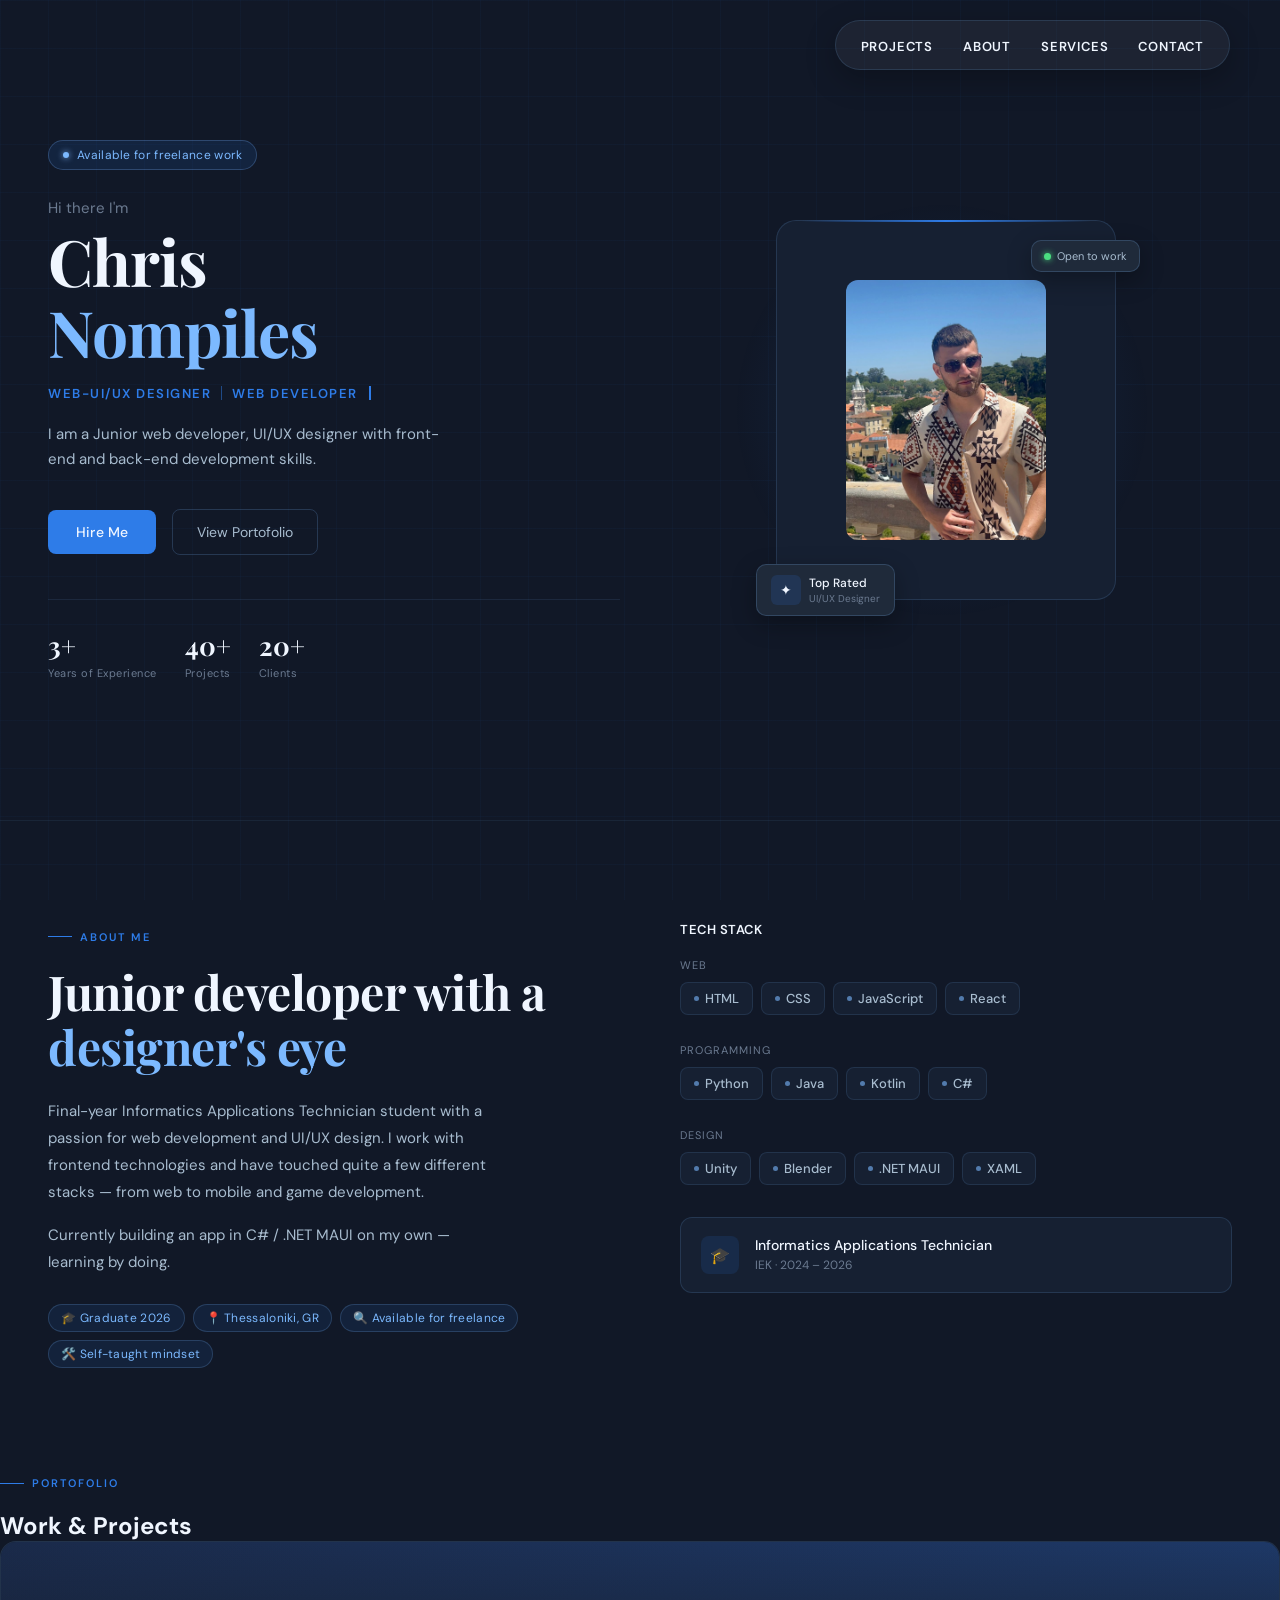
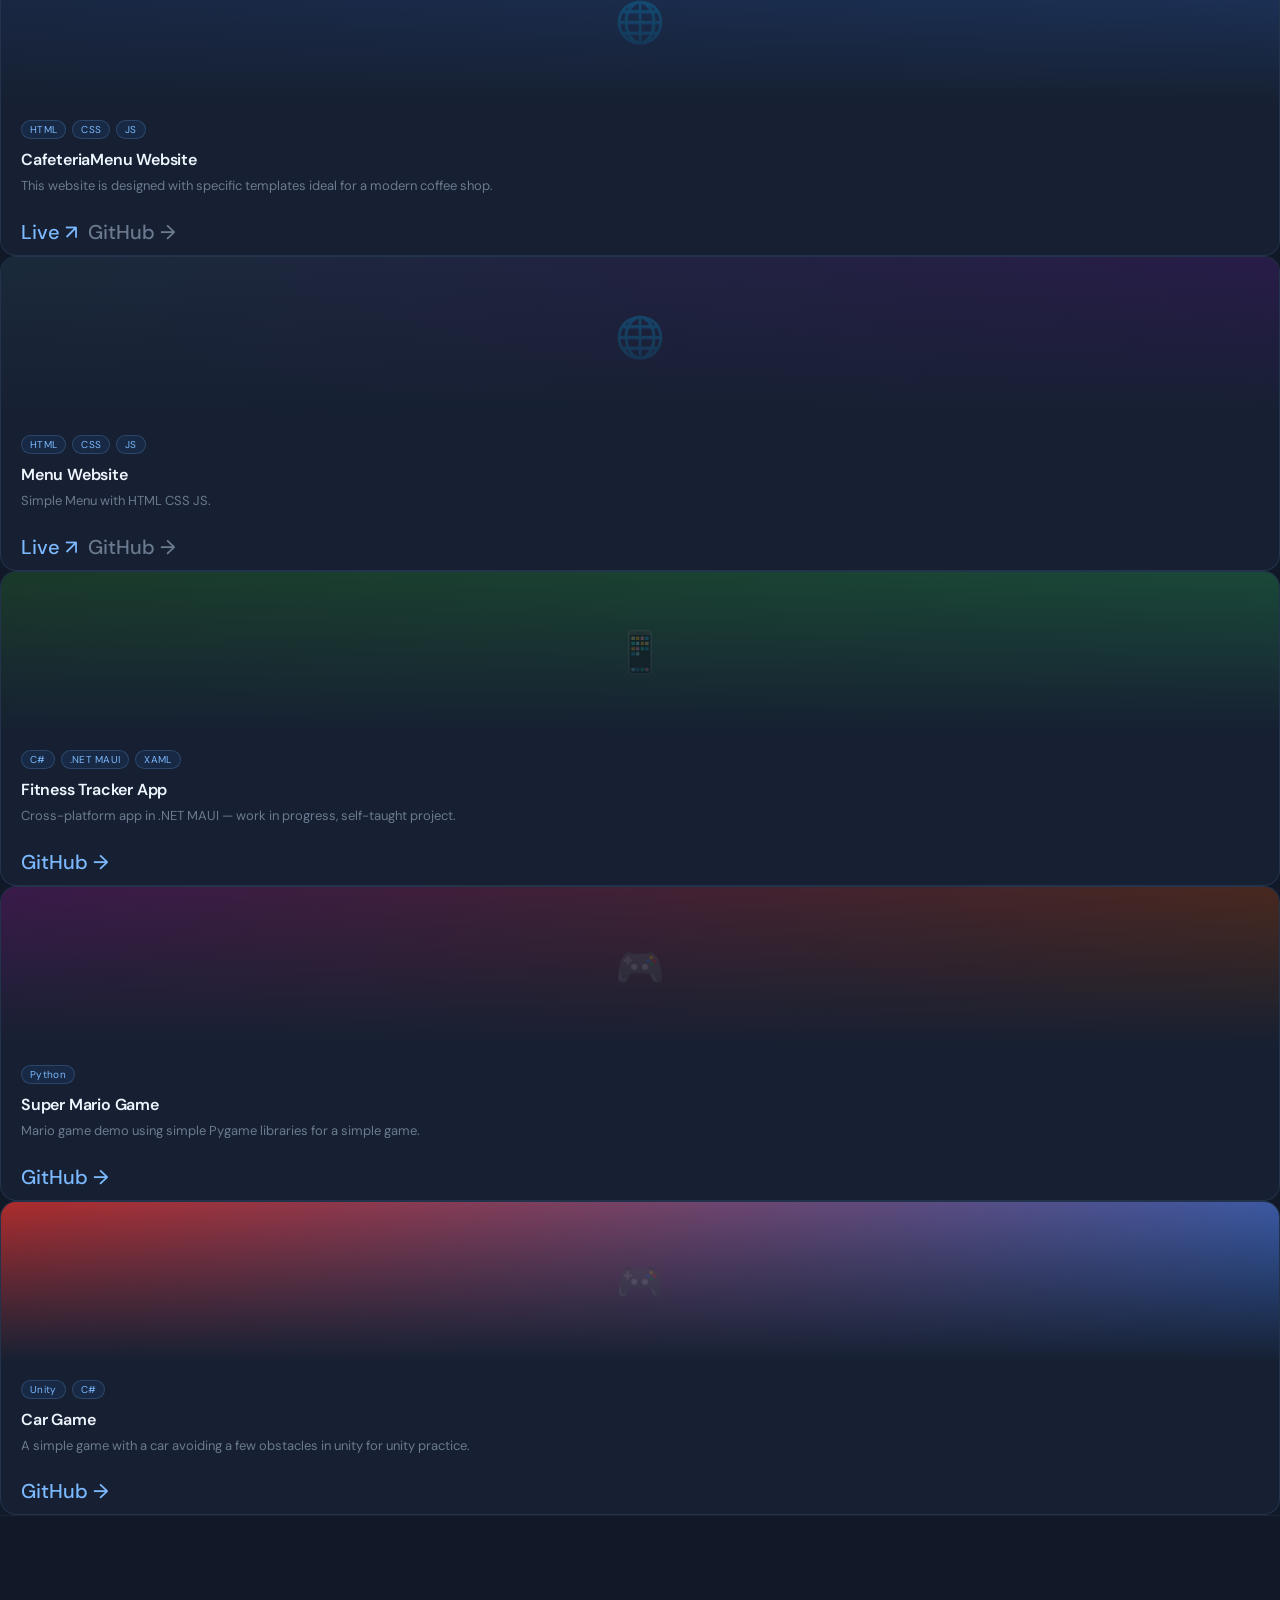
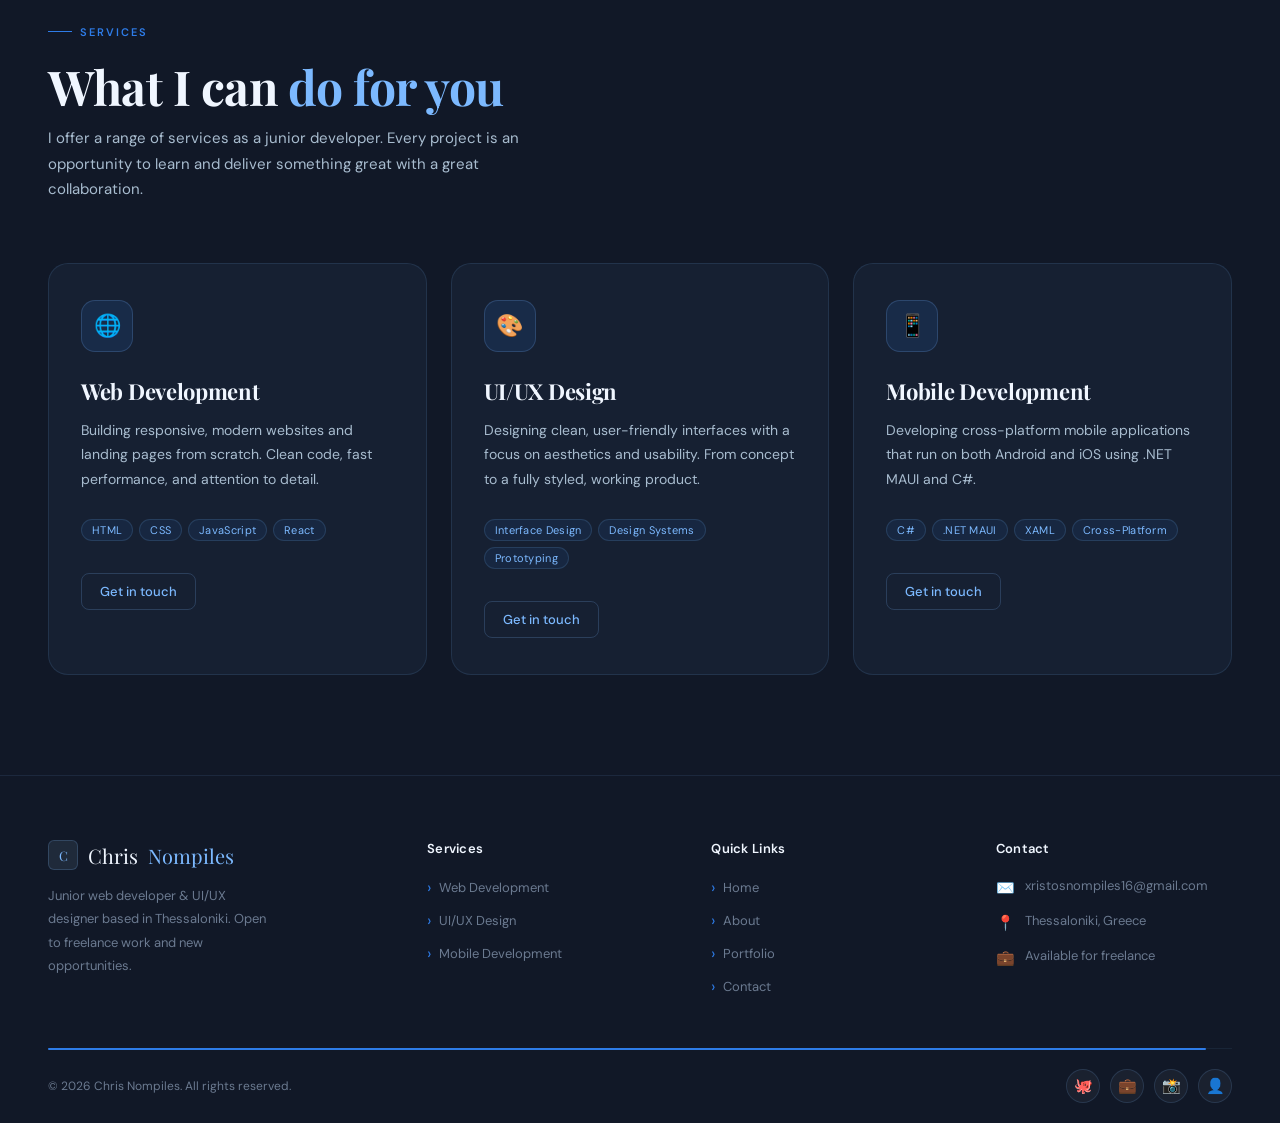
<file: index.html>
<!DOCTYPE html>
<html lang="en">
<head>
    <meta charset="UTF-8">
    <meta name="viewport" content="width=device-width, initial-scale=1.0">
    <title>Chris Nompiles - Web Developer + Designer</title>
    <link href="https://fonts.googleapis.com/css2?family=DM+Sans:wght@300;400;500;600&family=Playfair+Display:wght@700&display=swap" rel="stylesheet">
    <link rel="stylesheet" href="style.css">
</head>

<body>

    <!-- Navbar -->
    
    <nav class="ribbit-nav" id="ribbitNav">
        <div class="nav-trigger" id="navTrigger">
            <span class="burger-bar"></span>
        </div>
        
        <ul class="nav-links">
            <li><a href="#portofolio">PROJECTS</a></li> <li><a href="#about">ABOUT</a></li>
            <li><a href="#services">SERVICES</a></li> <li><a href="#contact">CONTACT</a></li>
        </ul>
    </nav>

    <!-- Hero Section -->
    
    <section class="hero">
        <div class="hero-left">
            <div class="hero-tag">Available for freelance work</div>
            <p class="hero-greeting">Hi there I'm</p>
            <h1 class="hero-name">Chris <br><span>Nompiles</span></h1>
            
            <!-- Hero Role -->
    
            <div class="hero-role">
                <span>Web-UI/UX Designer</span>
                <div class="role-divider"></div>
                <span class="typewriter-text" id="typewriter"></span><span class="cursor"></span>
            </div>
            <p class="hero-desc">I am a Junior web developer, UI/UX designer with front-end and back-end development skills.</p>
            
            <div class="hero-buttons">
                <button class="btn-primary" onclick="window.location='contact.html'">Hire Me</button>
                <button class="btn-ghost" onclick="document.getElementById('portofolio').scrollIntoView({ behavior: 'smooth' })">View Portofolio</button>
            </div>

            <div class="hero-stats">
                <div class="stat-item">
                    <span class="stat-num">3+</span>
                    <span class="stat-label">Years of Experience</span>
                </div>

                <div class="stat-item">
                    <span class="stat-num">40+</span>
                    <span class="stat-label">Projects</span>
                </div>

                <div class="stat-item">
                    <span class="stat-num">20+</span>
                    <span class="stat-label">Clients</span>
                </div>   
            </div>
        </div>

        <div class="hero-right">
            <div class="avatar-frame">
                <div class="avatar-bg"></div>
                <div class="avatar-placeholder">
                    <img src="images/MyPhoto.jpg" class="avatar-img" alt="Chris Nompiles">
                </div>
                <div class="badge-float">
                    <div class="badge-icon">✦</div>
                    <div class="badge-text">
                        <span class="badge-title">Top Rated</span>
                        <span class="badge-sub">UI/UX Designer</span>
                    </div>
                </div>
                <div class="badge-float2">
                    <div class="dot-green"></div>
                    <span class="available-text">Open to work</span>
                </div>
            </div>
        </div>
    </section>

    <!-- about section -->

    <section class="about" id="about">
        <div class="about-left">
            <div class="section-label">About Me</div>
            <h2>Junior developer with a <span>designer's eye</span></h2>
            <p>Final-year Informatics Applications Technician student with a passion for web development and UI/UX design. I work with frontend technologies and have touched quite a few different stacks — from web to mobile and game development.</p>
            <p>Currently building an app in C# / .NET MAUI on my own — learning by doing.</p>
            <div class="about-tags">
                <span class="tag">🎓 Graduate 2026</span>
                <span class="tag">📍 Thessaloniki, GR</span>
                <span class="tag">🔍 Available for freelance</span>
                <span class="tag">🛠️ Self-taught mindset</span>
            </div>
        </div>

        <div class="about-right">
            <div class="skills-title">Tech Stack</div>

            <div class="skill-group">
                <div class="skill-group-label">Web</div>
                <div class="skill-chips">
                    <div class="skill-chip"><div class="skill-dot"></div>HTML</div>
                    <div class="skill-chip"><div class="skill-dot"></div>CSS</div>
                    <div class="skill-chip"><div class="skill-dot"></div>JavaScript</div>
                    <div class="skill-chip"><div class="skill-dot"></div>React</div>
                </div>
            </div>

            <div class="skill-group">
                <div class="skill-group-label">Programming</div>
                <div class="skill-chips">
                    <div class="skill-chip"><div class="skill-dot"></div>Python</div>
                    <div class="skill-chip"><div class="skill-dot"></div>Java</div>
                    <div class="skill-chip"><div class="skill-dot"></div>Kotlin</div>
                    <div class="skill-chip"><div class="skill-dot"></div>C#</div>
                </div>
            </div>

            <div class="skill-group">
                <div class="skill-group-label">Design</div>
                <div class="skill-chips">
                    <div class="skill-chip"><div class="skill-dot"></div>Unity</div>
                    <div class="skill-chip"><div class="skill-dot"></div>Blender</div>
                    <div class="skill-chip"><div class="skill-dot"></div>.NET MAUI</div>
                    <div class="skill-chip"><div class="skill-dot"></div>XAML</div>
                </div>
            </div>

            <div class="edu-card">
                <div class="edu-icon">🎓</div>
                <div class="edu-info">
                    <div class="edu-title">Informatics Applications Technician</div>
                    <div class="edu-sub">IEK · 2024 – 2026</div>
                </div>
            </div>
        </div>
    </section>

    <!-- Portοfolio section -->
    
    <section class="portofolio" id="portofolio">
        <div class="portofolio-header">
            <div>
                <div class="section-label">Portofolio</div>
                <h2>Work &amp; <span>Projects</span></h2>
            </div>
        </div>

        <div class="portofolio-grid">

            <!-- project 1 -->
            
            <div class="project-card">
                <div class="project-thumb c1">
                    <div class="thumb-icon">🌐</div>
                    <div class="project-thumb-overlay"></div>
                </div>
                <div class="project-info">
                    <div class="project-tags">
                        <span class="project-tag">HTML</span>
                        <span class="project-tag">CSS</span>
                        <span class="project-tag">JS</span>
                    </div>
                    <div class="project-title">CafeteriaMenu Website</div>

                    <div class="project-desc">This website is designed with specific templates ideal for a modern coffee shop.</div>
                    <div class="project-links">
                        <a href="https://web-cafeteria-menu.netlify.app/" class="project-link">Live ↗</a>
                        <a href="https://github.com/CNompiles/CafeteriaMenu" class="project-link secondary">GitHub →</a>
                    </div>
                </div>
            </div>

            <!-- project 2 -->
            
            <div class="project-card">
                <div class="project-thumb c2">
                    <div class="thumb-icon">🌐</div>
                    <div class="project-thumb-overlay"></div>
                </div>
                <div class="project-info">
                    <div class="project-tags">
                        <span class="project-tag">HTML</span>
                        <span class="project-tag">CSS</span>
                        <span class="project-tag">JS</span>
                    </div>
                    <div class="project-title">Menu Website</div>

                    <div class="project-desc">Simple Menu with HTML CSS JS.</div>
                    <div class="project-links">
                        <a href="https://project-our-menu.netlify.app/" class="project-link">Live ↗</a>
                        <a href="https://github.com/CNompiles/ProjectOurMenu" class="project-link secondary">GitHub →</a>
                    </div>
                </div>
            </div>
            
            <!-- project 3 -->
            
            <div class="project-card">
                <div class="project-thumb c3">
                    <div class="thumb-icon">📱</div>
                    <div class="project-thumb-overlay"></div>
                </div>
                <div class="project-info">
                    <div class="project-tags">
                        <span class="project-tag">C#</span>
                        <span class="project-tag">.NET MAUI</span>
                        <span class="project-tag">XAML</span>
                    </div>
                    <div class="project-title">Fitness Tracker App</div>

                    <div class="project-desc">Cross-platform app in .NET MAUI — work in progress, self-taught project.</div>
                    <div class="project-links">
                        <a href="https://github.com/CNompiles/FitnessApp" class="project-link">GitHub →</a>
                    </div>
                </div>
            </div>

            <!-- project 4 -->
            
            <div class="project-card">
                <div class="project-thumb c4">
                    <div class="thumb-icon">🎮</div>
                    <div class="project-thumb-overlay"></div>
                </div>
                <div class="project-info">
                    <div class="project-tags">
                        <span class="project-tag">Python</span>
                    </div>
                    <div class="project-title">Super Mario Game</div>

                    <div class="project-desc">Mario game demo using simple Pygame libraries for a simple game.</div>
                    <div class="project-links">
                        <a href="https://github.com/CNompiles/MarioGame" class="project-link">GitHub →</a>
                    </div>
                </div>
            </div>

            <!-- project 5 -->
            
            <div class="project-card">
                <div class="project-thumb c5">
                    <div class="thumb-icon">🎮</div>
                    <div class="project-thumb-overlay"></div>
                </div>
                <div class="project-info">
                    <div class="project-tags">
                        <span class="project-tag">Unity</span>
                        <span class="project-tag">C#</span>
                    </div>
                    <div class="project-title">Car Game</div>

                    <div class="project-desc">A simple game with a car avoiding a few obstacles in unity for unity practice.</div>
                    <div class="project-links">
                        <a href="https://github.com/CNompiles/UnityDemoCar" class="project-link">GitHub →</a>
                    </div>
                </div>
            </div>
        </div>
    </section>

    <!-- Services Section -->

    <section class="services" id="services">
        <div class="services-header">
            <div class="section-label">Services</div>
            <h2>What I can <span>do for you</span></h2>
            <p>I offer a range of services as a junior developer. Every project is an opportunity to learn and deliver something great with a great collaboration.</p>
        </div>

        <div class="services-grid">

            <!-- web development -->
            
            <div class="services-card">
                <div class="services-icon">🌐</div>
                <div class="services-title">Web Development</div>
                <div class="services-desc">Building responsive, modern websites and landing pages from scratch. Clean code, fast performance, and attention to detail.</div>
                <div class="services-tags">
                    <span class="services-tag">HTML</span>
                    <span class="services-tag">CSS</span>
                    <span class="services-tag">JavaScript</span>
                    <span class="services-tag">React</span>
                </div>
                <button class="services-btn">Get in touch</button>
            </div>

            <!-- UI/UX Design -->
            
            <div class="services-card">
                <div class="services-icon">🎨</div>
                <div class="services-title">UI/UX Design</div>
                <div class="services-desc">Designing clean, user-friendly interfaces with a focus on aesthetics and usability. From concept to a fully styled, working product.</div>
                <div class="services-tags">
                    <span class="services-tag">Interface Design</span>
                    <span class="services-tag">Design Systems</span>
                    <span class="services-tag">Prototyping</span>
                </div>
                <button class="services-btn">Get in touch</button>
            </div>

            <!-- Mobile Development -->
            
            <div class="services-card">
                <div class="services-icon">📱</div>
                <div class="services-title">Mobile Development</div>
                <div class="services-desc">Developing cross-platform mobile applications that run on both Android and iOS using .NET MAUI and C#.</div>
                <div class="services-tags">
                    <span class="services-tag">C#</span>
                    <span class="services-tag">.NET MAUI</span>
                    <span class="services-tag">XAML</span>
                    <span class="services-tag">Cross-Platform</span>
                </div>
                <button class="services-btn">Get in touch</button>
            </div>
        </div>
    </section>

    <!-- Footer -->
    
    <footer class="site-footer">
        <div class="footer-top">

            <!-- Column 1: Brand -->
            
            <div class="footer-brand">
                <div class="footer-logo">
                    <div class="footer-logo-mark">C</div>
                    Chris <span>Nompiles</span>
                </div>
                <p class="footer-desc">Junior web developer & UI/UX designer based in Thessaloniki. Open to freelance work and new opportunities.</p>
                <div class="footer-accent-line"></div>
            </div>

            <!-- Column 2: Services -->
            
            <div>
                <div class="footer-col-title">Services</div>
                <ul class="footer-links-list">
                    <li><a href="index.html#services">Web Development</a></li>
                    <li><a href="index.html#services">UI/UX Design</a></li>
                    <li><a href="index.html#services">Mobile Development</a></li>
                </ul>
            </div>

            <!-- Column 3: Quick Links -->
            
            <div>
                <div class="footer-col-title">Quick Links</div>
                <ul class="footer-links-list">
                    <li><a href="index.html">Home</a></li>
                    <li><a href="index.html#about">About</a></li>
                    <li><a href="index.html#portofolio">Portfolio</a></li>
                    <li><a href="contact.html">Contact</a></li>
                </ul>
            </div>

            <!-- Column 4: Contact -->

            <div>
                <div class="footer-col-title">Contact</div>
                <ul class="footer-contact-list">
                    <li>
                        <span class="contact-icon">✉️</span>
                        <a href="mailto:xristosnompiles16@gmail.com">xristosnompiles16@gmail.com</a>
                    </li>
                    <li>
                        <span class="contact-icon">📍</span>
                        <span>Thessaloniki, Greece</span>
                    </li>
                    <li>
                        <span class="contact-icon">💼</span>
                        <a href="contact.html">Available for freelance</a>
                    </li>
                </ul>
            </div>

        </div>

        <!-- Bottom -->
        
        <div class="footer-bottom">
            <div class="footer-copy">© 2026 Chris Nompiles. All rights reserved.</div>
            <div class="footer-socials">
                <a href="https://github.com/CNompiles" target="_blank" class="footer-social-btn github">🐙</a>
                <a href="https://www.linkedin.com/in/chris-nompiles/" target="_blank" class="footer-social-btn linkedin">💼</a>
                <a href="https://instagram.com/xristos_n21" target="_blank" class="footer-social-btn instagram">📸</a>
                <a href="https://www.facebook.com/profile.php?id=100079959027484" target="_blank" class="footer-social-btn facebook">👤</a>
            </div>
        </div>
    </footer>

    <script src="main.js" defer></script>
</body>
</html>
</file>
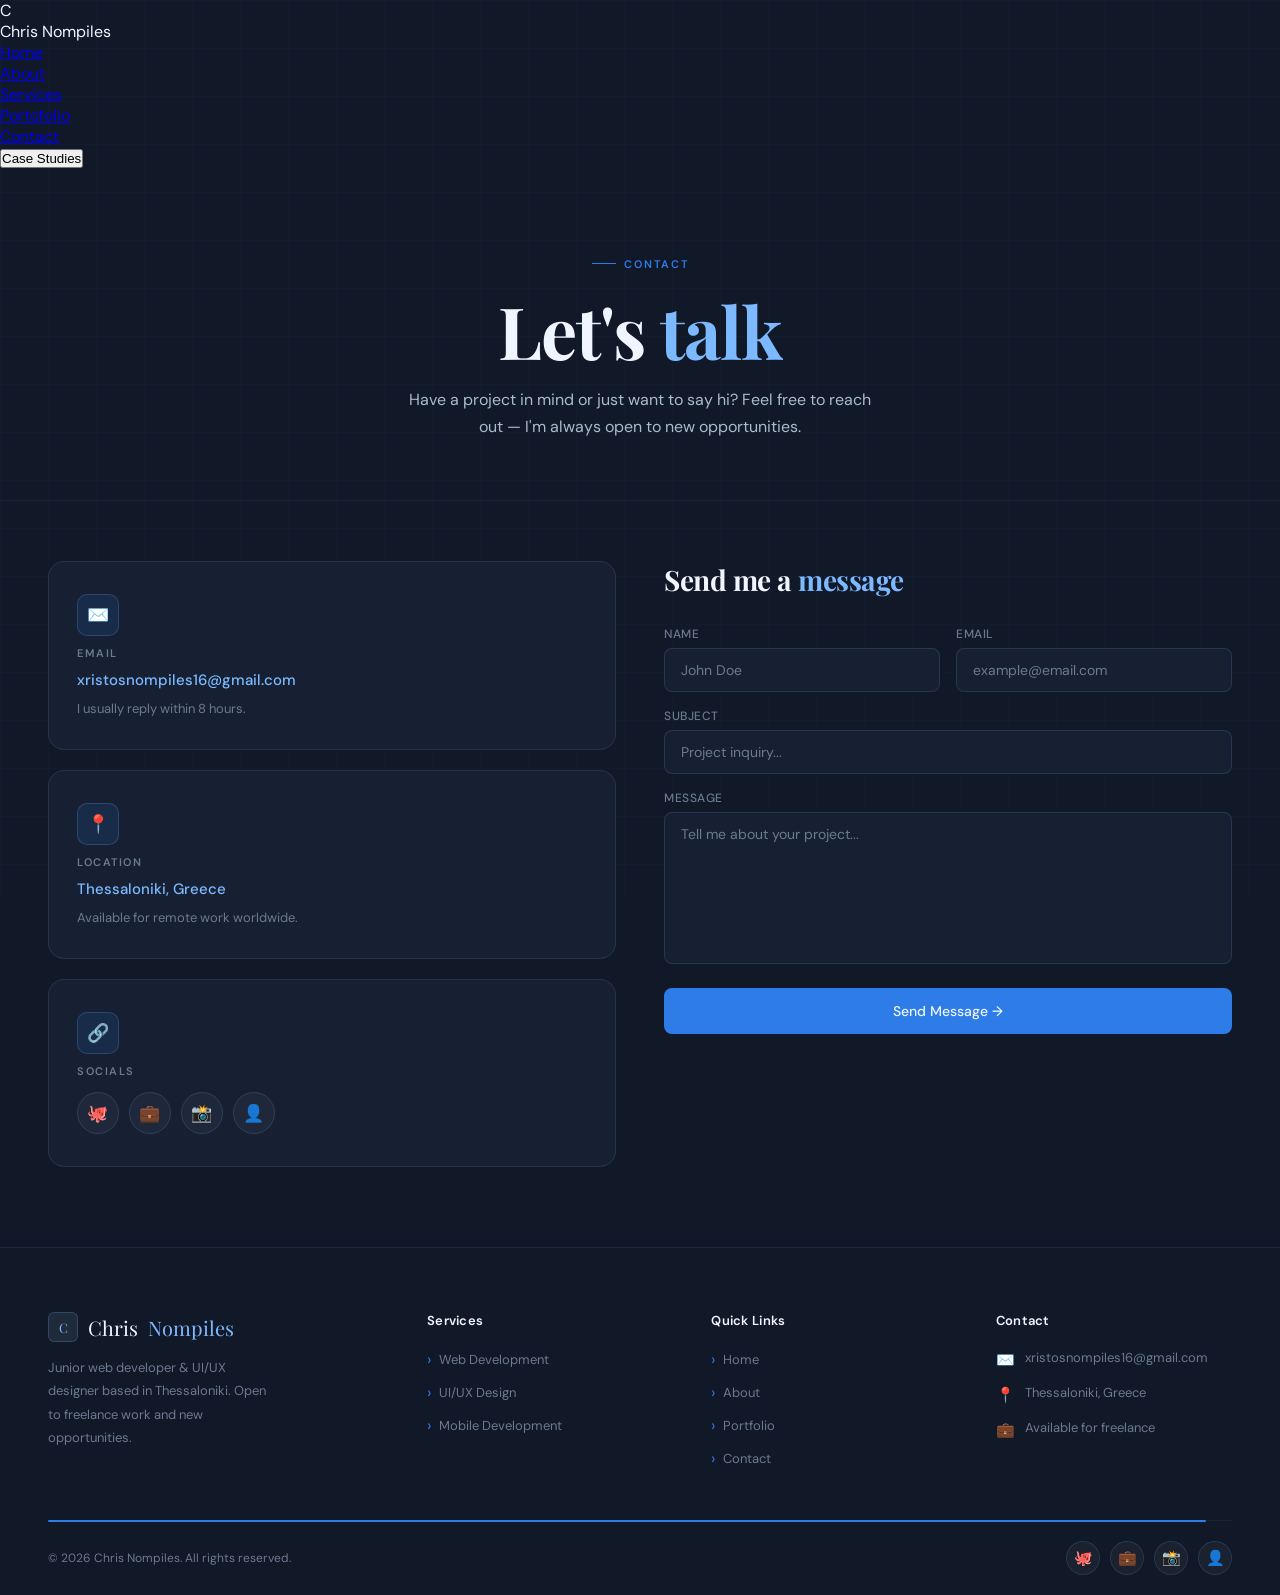
<file: contact.html>
<!DOCTYPE html>
<html lang="en">
<head>
    <meta charset="UTF-8">
    <meta name="viewport" content="width=device-width, initial-scale=1.0">
    <title>Contact — Chris Nompiles</title>
    <link href="https://fonts.googleapis.com/css2?family=DM+Sans:wght@300;400;500;600&family=Playfair+Display:wght@700&display=swap" rel="stylesheet">
    <link rel="stylesheet" href="style.css">
    <link rel="stylesheet" href="contact.css">
</head>

<body>
    <!-- Navbar -->

    <nav>
        <div class="nav-logo">
            <div class="logo-mark">C</div>
            <span class="logo-text">Chris Nompiles</span>
        </div>
        <ul class="nav-links">
            <li><a href="index.html">Home</a></li>
            <li><a href="index.html#about">About</a></li>
            <li><a href="index.html#services">Services</a></li>
            <li><a href="index.html#portofolio">Portofolio</a></li>
            <li><a href="contact.html" class="active">Contact</a></li>
        </ul>
        <button class="nav-cta">Case Studies</button>
    </nav>

    <!-- Hero -->
    
    <div class="contact-hero">
        <div class="section-label">Contact</div>
        <h1>Let's <span>talk</span></h1>
        <p>Have a project in mind or just want to say hi? Feel free to reach out — I'm always open to new opportunities.</p>
    </div>

    <!-- Main: left info + right form -->
    
    <div class="contact-main">

        <!-- Left -->
        <div class="contact-left">

            <div class="info-card">
                <div class="info-icon">✉️</div>
                <div class="info-label">Email</div>
                <a href="mailto:xristosnompiles16@gmail.com" class="info-value">xristosnompiles16@gmail.com</a>
                <div class="info-sub">I usually reply within 8 hours.</div>
            </div>

            <div class="info-card">
                <div class="info-icon">📍</div>
                <div class="info-label">Location</div>
                <div class="info-value" style="cursor: default;">Thessaloniki, Greece</div>
                <div class="info-sub">Available for remote work worldwide.</div>
            </div>

            <div class="info-card">
                <div class="info-icon">🔗</div>
                <div class="info-label">Socials</div>
                <div class="socials-row">
                    <a href="https://github.com/CNompiles" target="_blank" class="social-btn github">
                        <span class="social-icon">🐙</span>
                        <span class="social-label">GitHub</span>
                    </a>
                    <a href="https://www.linkedin.com/in/chris-nompiles/" target="_blank" class="social-btn linkedin">
                        <span class="social-icon">💼</span>
                        <span class="social-label">LinkedIn</span>
                    </a>
                    <a href="https://instagram.com/xristos_n21" target="_blank" class="social-btn instagram">
                        <span class="social-icon">📸</span>
                        <span class="social-label">Instagram</span>
                    </a>
                    <a href="https://www.facebook.com/profile.php?id=100079959027484" target="_blank" class="social-btn facebook">
                        <span class="social-icon">👤</span>
                        <span class="social-label">Facebook</span>
                    </a>
                </div>
            </div>
        </div>

        <!-- Right -->
        <div class="contact-right">
            <h2>Send me a <span>message</span></h2>
            <form class="contact-form" action="https://formspree.io/f/xristosnompiles16@gmail.com" method="POST">
                <div class="form-row">
                    <div class="form-group">
                        <label>Name</label>
                        <input type="text" name="name" placeholder="John Doe" required>
                    </div>
                    <div class="form-group">
                        <label>Email</label>
                        <input type="email" name="email" placeholder="example@email.com" required>
                    </div>
                </div>
                <div class="form-group">
                    <label>Subject</label>
                    <input type="text" name="subject" placeholder="Project inquiry...">
                </div>
                <div class="form-group">
                    <label>Message</label>
                    <textarea name="message" rows="7" placeholder="Tell me about your project..." required></textarea>
                </div>
                <button type="submit" class="btn-submit">Send Message →</button>
            </form>
        </div>
    </div>

    <!-- Footer -->
    
    <footer class="site-footer">
        <div class="footer-top">

            <!-- Column 1: Brand -->
            
            <div class="footer-brand">
                <div class="footer-logo">
                    <div class="footer-logo-mark">C</div>
                    Chris <span>Nompiles</span>
                </div>
                <p class="footer-desc">Junior web developer & UI/UX designer based in Thessaloniki. Open to freelance work and new opportunities.</p>
                <div class="footer-accent-line"></div>
            </div>

            <!-- Column 2: Services -->
            
            <div>
                <div class="footer-col-title">Services</div>
                <ul class="footer-links-list">
                    <li><a href="index.html#services">Web Development</a></li>
                    <li><a href="index.html#services">UI/UX Design</a></li>
                    <li><a href="index.html#services">Mobile Development</a></li>
                </ul>
            </div>

            <!-- Column 3: Quick Links -->
            
            <div>
                <div class="footer-col-title">Quick Links</div>
                <ul class="footer-links-list">
                    <li><a href="index.html">Home</a></li>
                    <li><a href="index.html#about">About</a></li>
                    <li><a href="index.html#portofolio">Portfolio</a></li>
                    <li><a href="contact.html">Contact</a></li>
                </ul>
            </div>

            <!-- Column 4: Contact -->
            
            <div>
                <div class="footer-col-title">Contact</div>
                <ul class="footer-contact-list">
                    <li>
                        <span class="contact-icon">✉️</span>
                        <a href="mailto:xristosnompiles16@gmail.com">xristosnompiles16@gmail.com</a>
                    </li>
                    <li>
                        <span class="contact-icon">📍</span>
                        <span>Thessaloniki, Greece</span>
                    </li>
                    <li>
                        <span class="contact-icon">💼</span>
                        <a href="contact.html">Available for freelance</a>
                    </li>
                </ul>
            </div>

        </div>

        <!-- Bottom -->
        
        <div class="footer-bottom">
            <div class="footer-copy">© 2026 Chris Nompiles. All rights reserved.</div>
            <div class="footer-socials">
                <a href="https://github.com/CNompiles" target="_blank" class="footer-social-btn github">🐙</a>
                <a href="https://www.linkedin.com/in/chris-nompiles/" target="_blank" class="footer-social-btn linkedin">💼</a>
                <a href="https://instagram.com/xristos_n21" target="_blank" class="footer-social-btn instagram">📸</a>
                <a href="https://www.facebook.com/profile.php?id=100079959027484" target="_blank" class="footer-social-btn facebook">👤</a>
            </div>
        </div>
    </footer>

    <!-- script js -->
    
    <script src="tawk.js"></script>
</body>
</html>
</file>
<file: style.css>
/* css variables */

:root {
    --bg-primary: #111827;
    --bg-secondary: #1F2A3A;
    --bg-card: #162032;
    --accent: #2E7CE8;
    --accent-light: #7CB9FF;
    --text-primary: #F0F6FF;
    --text-muted: #6B7A90;
    --text-mid: #A8BCCF;
}

/* reset and base */

*, *::before, *::after {
    margin: 0;
    padding: 0;
    box-sizing: border-box;
}

/* body */

body {
    background: var(--bg-primary);
    color: var(--text-primary);
    font-family: 'DM Sans', sans-serif;
    min-height: 100vh;
    overflow-x: hidden;
}

/* Sub grid background */

body::before {
    content: "";
    position: fixed;
    inset: 0;
    background-image: linear-gradient(to right, rgba(46, 124, 232, 0.04) 1px, transparent 1px), linear-gradient(to bottom, rgba(46, 124, 232, 0.04) 1px, transparent 1px);
    background-size: 48px 48px;
    pointer-events: none;
    z-index: 0;
}

/* Ribbit style navigation */

.ribbit-nav {
    position: fixed;
    top: 20px;
    left: auto;
    right: 50px;
    height: 60px;
    z-index: 9999;
    background: rgba(255, 255, 255, 0.05);
    border: 1px solid rgba(124, 185, 255, 0.15);
    border-radius: 30px;
    height: 50px;
    display: flex;
    align-items: center;
    justify-content: center;
    padding: 0 25px;
    box-shadow: 0 10px 30px rgba(0, 0, 0, 0.25);
    max-width: 600px;
    overflow: hidden;
    transition: all 1.4s cubic-bezier(0.16, 1, 0.3, 1);
}

/* The Burger icon that only appears on the scroll */

.nav-trigger {
    width: 0;
    opacity: 0;
    display: flex;
    align-items: center;
    justify-content: center;
    cursor: pointer;
    transition: width 0.3s ease, opacity 0.2s ease;
}

.ribbit-nav .nav-links {
    display: flex;
    gap: 30px;
    list-style: none;
    margin: 0;
    padding: 0;
    opacity: 1;
    visibility: visible;
    transition: opacity 0.3s ease, visibility 0.3s ease;
}

.ribbit-nav:not(.scrolled) .nav-trigger {
    display: none;
}

.ribbit-nav .nav-links a {
    text-decoration: none;
    color: var(--text-primary);
    font-size: 13px;
    font-weight: 600;
    letter-spacing: 0.8px;
    transition: color 0.2s ease;
}

.ribbit-nav .nav-links a:hover {
    color: var(--accent-light);
}

/* Scroll status, Transform into a Ball */

@media (min-width: 769px) {

    /* Shrinks to a circle top-right */

    .ribbit-nav.scrolled {
        left: calc(100% - 110px);
        right: 50px;
        width: 60px;
        height: 60px;
        border-radius: 50%;
        padding: 0;
        justify-content: center;
        background: rgba(124, 185, 255, 0.15);
    }

    .ribbit-nav.scrolled .nav-links {
        opacity: 0;
        visibility: hidden;
        position: absolute;
        pointer-events: none;
        transition: opacity 0.4s ease, visibility 0.4s ease;
}

    .ribbit-nav.scrolled .nav-trigger {
        width: 50px;
        height: 50px;
        opacity: 1;
}

    /* Expands to the left on hover */
    
    .ribbit-nav.scrolled:hover {
        left: calc(100% - 450px);
        right: 50px;
        width: auto;
        max-width: 600px;
        border-radius: 30px;
        padding: 0 25px;
    }

    .ribbit-nav.scrolled:hover .nav-links {
        opacity: 1;
        visibility: visible;
        pointer-events: auto;
        position: relative;
        transition: opacity 0.5s ease 0.4s, visibility 0.5s ease 0.4s;
}

    /* Hide burger when menu is open */

    .ribbit-nav.scrolled:hover .nav-trigger,
    .ribbit-nav.scrolled.js-open .nav-trigger {
        width: 0;
        opacity: 0;
        visibility: hidden;
    }
}

.burger-bar {
    width: 18px;
    height: 2px;
    background: var(--text-primary);
    position: relative;
}

.burger-bar::before, .burger-bar::after {
    content: '';
    position: absolute;
    width: 18px;
    height: 2px;
    background: var(--text-primary);
}
.burger-bar::before { top: -6px; }
.burger-bar::after { top: 6px; }

/* Typewritter cursor */

.typewriter-text {
    color: var(--accent);
}

.cursor {
    display: inline-block;
    width: 2px;
    height: 14px;
    background: var(--accent);
    margin-left: 1px;
    animation: blink 0.7s infinite;
    vertical-align: middle;
}

@keyframes blink {
    0%, 100% { opacity: 1; }
    50%       { opacity: 0; }
}

/* hero */

.hero {
    position: relative;
    z-index: 1;
    display: grid;
    grid-template-columns: 1fr 1fr;
    align-items: center;
    min-height: calc(100vh - 80px);
    padding: 0 48px;
    gap: 40px;
}

/* Glow blob behind avatar */

.hero::after {
    content: "";
    position: absolute;
    right: 10%;
    top: 50%;
    transform: translateY(-50%);
    width: 420px;
    height: 420px;
    background: radial-gradient(circle, rgba(46, 124, 232, 0.14) 0%, transparent 70%);
    pointer-events: none;
    border-radius: 50%;
}

.hero-left {
    padding: 60px 0;
}

/* hero tag */

.hero-tag {
    display: inline-flex;
    align-items: center;
    gap: 8px;
    padding: 6px 14px;
    background: rgba(46, 124, 232, 0.12);
    border: 0.5px solid rgba(124, 185, 255, 0.25);
    border-radius: 20px;
    font-size: 12px;
    color: var(--accent-light);
    letter-spacing: 0.3px;
    margin-bottom: 28px;
    animation: fadeUp 0.6s ease both;
}

.hero-tag::before {
    content: "";
    width: 6px;
    height: 6px;
    border-radius: 50%;
    background: var(--accent-light);
    box-shadow: 0 0 6px var(--accent-light);
    animation: pulse 1.5s ease infinite;
}

/* hero text */

.hero-greeting {
    font-size: 15px;
    color: var(--text-muted);
    margin-bottom: 8px;
    font-weight: 400;
    animation: fadeUp 0.6s 0.1s ease both;
}

.hero-name {
    font-family: 'Playfair Display', serif;
    font-size: clamp(42px, 5vw, 68px);
    font-weight: 700;
    line-height: 1.1;
    color: var(--text-primary);
    letter-spacing: -1px;
    margin-bottom: 18px;
    animation: fadeUp 0.6s 0.2s ease both;
}

.hero-name span {
    color: var(--accent-light);
}

.hero-role {
    display: flex;
    align-items: center;
    gap: 10px;
    font-size: 13px;
    font-weight: 600;
    letter-spacing: 1.5px;
    text-transform: uppercase;
    color: var(--accent);
    margin-bottom: 20px;
    animation: fadeUp 0.6s 0.3s ease both;
}

.role-divider {
    width: 1px;
    height: 14px;
    background: var(--accent);
    opacity: 0.5;
}

.hero-desc {
    font-size: 15px;
    line-height: 1.7;
    color: var(--text-mid);
    max-width: 400px;
    margin-bottom: 36px;
    animation: fadeUp 0.6s 0.35s ease both;
}

/* Buttons */

.hero-buttons {
    display: flex;
    align-items: center;
    gap: 16px;
    animation: fadeUp 0.6s 0.45s ease both;
}

.btn-primary {
    background: var(--accent);
    color: var(--text-primary);
    border: none;
    padding: 13px 28px;
    border-radius: 8px;
    font-family: 'DM Sans', sans-serif;
    font-size: 14px;
    font-weight: 500;
    cursor: pointer;
    transition: background 0.2s, transform 0.15s;
    letter-spacing: 0.2px;
}

.btn-primary:hover {
    background: #3E8CF5;
    transform: translateY(-1px);
}

.btn-secondary {
    background: transparent;
    color: var(--text-mid);
    border: 0.5px solid rgba(124, 185, 255, 0.2);
    padding: 13px 24px;
    border-radius: 8px;
    font-family: 'DM Sans', sans-serif;
    font-size: 14px;
    font-weight: 400;
    cursor: pointer;
    transition: background 0.2s, color 0.2s;
}

.btn-ghost {
    background: transparent;
    color: var(--text-mid);
    border: 0.5px solid rgba(124,185,255,0.2);
    padding: 13px 24px;
    border-radius: 8px;
    font-family: 'DM Sans', sans-serif;
    font-size: 14px;
    font-weight: 400;
    cursor: pointer;
    transition: border-color 0.2s, color 0.2s;
}


.btn-ghost:hover {
    background: rgba(124, 185, 255, 0.5);
    color: var(--text-primary);
}

/* stats */

.hero-stats {
    display: flex;
    gap: 28px;
    margin-top: 44px;
    padding-top: 28px;
    border-top: 0.5px solid rgba(124, 185, 255, 0.1);
    animation: fadeUp 0.6s 0.55s ease both;
}

.stat-item {
    display: flex;
    flex-direction: column;
    gap: 3px;
}

.stat-num {
    font-family: 'Playfair Display', serif;
    font-size: 26px;
    font-weight: 700;
    color: var(--text-primary);
}

.stat-label {
    font-size: 11px;
    color: var(--text-muted);
    letter-spacing: 0.5px;
}

/* Avatar card */

.hero-right {
    display: flex;
    justify-content: center;
    align-items: center;
    position: relative;
    z-index: 2;
    animation: fadeUp 0.7s 0.2s ease both;
}

.avatar-frame {
    position: relative;
    width: 340px;
    height: 380px;
}

.avatar-bg {
    position: absolute;
    inset: 0;
    background: var(--bg-card);
    border: 0.5px solid rgba(124, 185, 255, 0.15);
    border-radius: 20px;
}

.avatar-bg::before {
    content: '';
    position: absolute;
    top: -1px;
    left: 24px;
    right: 24px;
    height: 2px;
    background: linear-gradient(90deg, transparent, var(--accent), transparent);
    border-radius: 2px;
}

.avatar-placeholder {
    position: absolute;
    inset: 0;
    display: flex;
    flex-direction: column;
    align-items: center;
    justify-content: center;
    gap: 16px;
}

.avatar-circle {
    width: 120px;
    height: 120px;
    border-radius: 50%;
    background: linear-gradient(135deg, var(--bg-secondary), #253550);
    border: 2px solid rgba(124, 185, 255, 0.2);
    display: flex;
    align-items: center;
    justify-content: center;
    font-family: 'Playfair Display', serif;
    font-size: 36px;
    font-weight: 700;
    color: var(--accent-light);
}

.avatar-img {
    width: 200px;
    height: 260px;
    object-fit: cover;
    border-radius: 12px;
}

.avatar-label {
    font-size: 13px;
    color: var(--text-muted);
    font-style: italic;
}

/* Floating badges */

.badge-float {
    position: absolute;
    bottom: -16px;
    left: -20px;
    background: var(--bg-secondary);
    border: 0.5px solid rgba(124, 185, 255, 0.2);
    border-radius: 10px;
    padding: 10px 14px;
    display: flex;
    align-items: center;
    gap: 8px;
    box-shadow: 0 8px 24px rgba(0, 0, 0, 0.3);
}

.badge-icon {
    width: 30px;
    height: 30px;
    background: rgba(46, 124, 232, 0.15);
    border-radius: 6px;
    display: flex;
    align-items: center;
    justify-content: center;
    font-size: 14px;
}

.badge-text {
    display: flex;
    flex-direction: column;
    gap: 1px;
}

.badge-title {
    font-size: 12px;
    font-weight: 500;
    color: var(--text-primary);
}

.badge-sub {
    font-size: 10px;
    color: var(--text-muted);
}

.badge-float2 {
    position: absolute;
    top: 20px;
    right: -24px;
    background: var(--bg-secondary);
    border: 0.5px solid rgba(124, 185, 255, 0.2);
    border-radius: 10px;
    padding: 8px 12px;
    display: flex;
    align-items: center;
    gap: 6px;
    box-shadow: 0 8px 24px rgba(0, 0, 0, 0.3);
}

.dot-green {
    width: 7px;
    height: 7px;
    border-radius: 50%;
    background: #4ade80;
    box-shadow: 0 0 6px #4ade80;
}

.available-text {
    font-size: 11px;
    color: var(--text-mid);
}

/* Animations */

@keyframes fadeUp {
    from {
        opacity: 0;
        transform: translateY(16px);
}
    to {
        opacity: 1;
        transform: translateY(0);
    }
}

@keyframes pulse {
    0%, 100% { opacity: 1; }
    50%       { opacity: 0.4; }
}

/* About Section */

.about {
    position: relative;
    z-index: 1;
    padding: 100px 48px;
    display: grid;
    grid-template-columns: 1fr 1fr;
    gap: 80px;
    align-items: start;
    border-top: 0.5px solid rgba(124, 185, 255, 0.08);
}

.section-label {
    display: inline-flex;
    align-items: center;
    gap: 8px;
    font-size: 11px;
    font-weight: 600;
    letter-spacing: 2px;
    text-transform: uppercase;
    color: var(--accent);
    margin-bottom: 20px;
}

.section-label::before {
    content: "";
    width: 24px;
    height: 1px;
    background: var(--accent);
}

.about-left h2 {
    font-family: 'Playfair Display', serif;
    font-size: clamp(32px, 4vw, 48px);
    line-height: 1.15;
    letter-spacing: -0.5px;
    margin-bottom: 24px;
    color: var(--text-primary);
}

.about-left h2 span {
    color: var(--accent-light);
}

.about-left p {
    font-size: 15px;
    line-height: 1.8;
    color: var(--text-mid);
    margin-bottom: 16px;
    max-width: 460px;
}

.about-tags {
    display: flex;
    flex-wrap: wrap;
    gap: 8px;
    margin-top: 28px;
}

.tag {
    padding: 5px 12px;
    background: rgba(46, 124, 232, 0.1);
    border: 0.5px solid rgba(124, 185, 255, 0.2);
    border-radius: 20px;
    font-size: 12px;
    color: var(--accent-light);
    letter-spacing: 0.3px;
}

.skills-title {
    font-size: 13px;
    font-weight: 600;
    color: var(--text-primary);
    letter-spacing: 0.5px;
    margin-bottom: 20px;
    text-transform: uppercase;
}

.skill-group {
    margin-bottom: 28px;
}

.skill-group-label {
    font-size: 11px;
    color: var(--text-muted);
    letter-spacing: 1px;
    text-transform: uppercase;
    margin-bottom: 10px;
}

.skill-chips {
    display: flex;
    flex-wrap: wrap;
    gap: 8px;
}

.skill-chip {
    display: flex;
    align-items: center;
    gap: 6px;
    padding: 7px 13px;
    background: var(--bg-card);
    border: 0.5px solid rgba(124, 185, 255, 0.12);
    border-radius: 8px;
    font-size: 13px;
    color: var(--text-mid);
    font-weight: 500;
    transition: border-color 0.2s, color 0.2s;
}

.skill-chip:hover {
    border-color: rgba(124, 185, 255, 0.35);
    color: var(--text-primary);
}

.skill-dot {
    width: 5px;
    height: 5px;
    border-radius: 50%;
    background: var(--accent-light);
    opacity: 0.6;
}

/* Education card */

.edu-card {
    margin-top: 32px;
    padding: 18px 20px;
    background: var(--bg-card);
    border: 0.5px solid rgba(124, 185, 255, 0.15);
    border-radius: 12px;
    display: flex;
    gap: 16px;
    align-items: flex-start;
}

.edu-icon {
    width: 38px;
    height: 38px;
    background: rgba(46, 124, 232, 0.12);
    border-radius: 8px;
    display: flex;
    align-items: center;
    justify-content: center;
    font-size: 16px;
    flex-shrink: 0;
}

.edu-title {
    font-size: 14px;
    font-weight: 500;
    color: var(--text-primary);
    margin-bottom: 3px;
}

.edu-sub {
    font-size: 12px;
    color: var(--text-muted);
}

/* Portfolio Section */

.portfolio {
    position: relative;
    z-index: 1;
    padding: 100px 48px;
    border-top: 0.5px solid rgba(124, 185, 255, 0.08);
}

.portfolio-header {
    display: flex;
    align-items: flex-end;
    justify-content: space-between;
    margin-bottom: 48px;
}

.portfolio-header h2 {
    font-family: 'Playfair Display', serif;
    font-size: clamp(32px, 4vw, 48px);
    letter-spacing: -0.5px;
    line-height: 1.1;
}

.portfolio-header h2 span {
    color: var(--accent-light);
}

.portfolio-grid {
    display: grid;
    grid-template-columns: repeat(3, 1fr);
    gap: 20px;
}

/* Project Cards */

.project-card {
    background: var(--bg-card);
    border: 0.5px solid rgba(124, 185, 255, 0.12);
    border-radius: 16px;
    overflow: hidden;
    transition: transform 0.2s, box-shadow 0.2s;
    cursor: pointer;
    display: flex;
    flex-direction: column;
}

.project-card:hover {
    border-color: rgba(124, 185, 255, 0.35);
    transform: translateY(-3px);
}

.project-thumb {
    height: 160px;
    position: relative;
    display: flex;
    align-items: center;
    justify-content: center;
}

.project-thumb.c1 { background: linear-gradient(135deg, #1a2a4a, #1e3a6a);}
.project-thumb.c2 { background: linear-gradient(135deg, #1a2a3a, #2a1a4a);}
.project-thumb.c3 { background: linear-gradient(135deg, #1a3a2a, #1a4a3a);}
.project-thumb.c4 { background: linear-gradient(135deg, #3a1a4a, #4a2a1a);}
.project-thumb.c5 { background: linear-gradient(135deg, #ac2c2c, #2e5eb0);}

.thumb-icon {
    font-size: 40px;
    opacity: 0.4;
}

.project-thumb-overlay {
    position: absolute;
    inset: 0;
    background: linear-gradient(to top, var(--bg-card), transparent);
}

.project-info {
    padding: 18px 20px;
    display: flex;
    flex-direction: column;
    flex: 1;
}

.project-tags  {
    display: flex;
    gap: 6px;
    flex-wrap: wrap;
    margin-bottom: 10px;
}

.project-tag {
    font-size: 10px;
    padding: 2px 8px;
    background: rgba(46, 124, 232, 0.1);
    border: 0.5px solid rgba(124, 185, 255, 0.2);
    border-radius: 20px;
    color: var(--accent-light);
    letter-spacing: 0.3px;
}

.project-title {
    font-size: 16px;
    font-weight: 600;
    color: var(--text-primary);
    margin-bottom: 6px;
    letter-spacing: -0.2px;
}

.project-desc {
    font-size: 13px;
    color: var(--text-muted);
    line-height: 1.6;
    margin-bottom: 14px;
}

.project-links {
    display: flex;
    gap: 10px;
    margin-top: auto;
    position: relative;
    top: 8px;
}

.project-link {
    font-size: 20px;
    color: var(--accent-light);
    text-decoration: none;
    font-weight: 500;
    display: flex;
    align-items: center;
    gap: 4px;
    transition: color 0.2s;
}

.project-link:hover {
    opacity: 0.7;
}

.project-link.secondary {
    color: var(--text-muted);
}

/* Services Section */

.services {
    position: relative;
    z-index: 1;
    padding: 100px 48px;
    border-top: 0.5px solid rgba(124, 185, 255, 0.08);
}

.services-header {
    margin-bottom: 60px;
}

.services-header h2 {
    font-family: 'Playfair Display', serif;
    font-size: clamp(32px, 4vw, 48px);
    line-height: 1.15;
    letter-spacing: -0.5px;
    color: var(--text-primary);
}

.services-header h2 span {
    color: var(--accent-light);
}

.services-header p {
    font-size: 15px;
    color: var(--text-mid);
    margin-top: 12px;
    max-width: 500px;
    line-height: 1.7;
}

.services-grid {
    display: grid;
    grid-template-columns: repeat(3, 1fr);
    gap: 24px;
}

.services-card {
    background: var(--bg-card);
    border: 0.5px solid rgba(124, 185, 255, 0.12);
    border-radius: 20px;
    padding: 36px 32px;
    position: relative;
    overflow: hidden;
    transition: transform 0.2s, box-shadow 0.2s;
}

.services-card::before {
    content: "";
    position: absolute;
    top: -1px;
    left: 24px;
    right: 24px;
    height: 2px;
    background: linear-gradient(90deg, transparent, var(--accent), transparent);
    border-radius: 2px;
    opacity: 0;
    transition: opacity 0.2s;
}

.services-card:hover {
    border-color: rgba(124, 185, 255, 0.3);
    transform: translateY(-4px);
}

.services-card:hover::before {
    opacity: 1;
}

.services-icon {
    width: 52px;
    height: 52px;
    background: rgba(46, 124, 232, 0.12);
    border: 0.5px solid rgba(124, 185, 255, 0.2);
    border-radius: 14px;
    display: flex;
    align-items: center;
    justify-content: center;
    font-size: 22px;
    margin-bottom: 24px;
}

.services-title {
    font-family: 'Playfair Display', serif;
    font-size: 22px;
    font-weight: 700;
    color: var(--text-primary);
    margin-bottom: 12px;
    letter-spacing: -0.3px;
}

.services-desc {
    font-size: 14px;
    line-height: 1.75;
    color: var(--text-mid);
    margin-bottom: 28px;
}

.services-tags {
    display: flex;
    flex-wrap: wrap;
    gap: 6px;
    margin-bottom: 32px;
}

.services-tag {
    font-size: 11px;
    padding: 3px 10px;
    background: rgba(46, 124, 232, 0.08);
    border: 0.5px solid rgba(124, 185, 255, 0.15);
    border-radius: 20px;
    color: var(--accent-light);
    letter-spacing: 0.3px;
}

.services-btn {
        display: inline-flex;
        align-items: center;
        gap: 6px;
        font-size: 13px;
        font-weight: 500;
        color: var(--accent-light);
        text-decoration: none;
        border: 0.5px solid rgba(124, 185, 255, 0.2);
        padding: 9px 18px;
        border-radius: 8px;
        background: transparent;
        cursor: pointer;
        font-family: 'DM Sans', sans-serif;
        transition: background 0.2s, color 0.2s;
}

.services-btn:hover {
    background: rgba(124, 185, 255, 0.1);
    border-color: rgba(124, 185, 255, 0.4);
}

/* FOOTER */

.site-footer {
    position: relative;
    z-index: 1;
    border-top: 0.5px solid rgba(124, 185, 255, 0.1);
    padding: 64px 48px 0;
}

.footer-top {
    display: grid;
    grid-template-columns: 1.4fr 1fr 1fr 1fr;
    gap: 48px;
    padding-bottom: 48px;
    border-bottom: 0.5px solid rgba(124, 185, 255, 0.08);
}

/* Column 1 — Brand */

.footer-logo {
    font-family: 'Playfair Display', serif;
    font-size: 20px;
    color: var(--text-primary);
    margin-bottom: 14px;
    display: flex;
    align-items: center;
    gap: 10px;
}

.footer-logo-mark {
    width: 30px;
    height: 30px;
    background: var(--bg-secondary);
    border: 0.5px solid rgba(124, 185, 255, 0.2);
    border-radius: 6px;
    display: flex;
    align-items: center;
    justify-content: center;
    font-size: 13px;
    color: var(--accent-light);
}

.footer-logo span {
    color: var(--accent-light);
}

.footer-desc {
    font-size: 13px;
    line-height: 1.8;
    color: var(--text-muted);
    max-width: 220px;
    margin-bottom: 20px;
}

.footer-accent-line {
    width: 350%;
    height: 2px;
    background: var(--accent);
    border-radius: 2px;
    position: relative;
    top: 50px;
}

/* Column titles */

.footer-col-title {
    font-size: 13px;
    font-weight: 600;
    color: var(--text-primary);
    letter-spacing: 0.3px;
    margin-bottom: 20px;
}

/* Column 2 & 3 — Links */

.footer-links-list {
    list-style: none;
    display: flex;
    flex-direction: column;
    gap: 12px;
}

.footer-links-list li a {
    font-size: 13px;
    color: var(--text-muted);
    text-decoration: none;
    display: flex;
    align-items: center;
    gap: 8px;
    transition: color 0.2s;
}

.footer-links-list li a::before {
    content: '›';
    color: var(--accent);
    font-size: 16px;
}

.footer-links-list li a:hover {
    color: var(--text-primary);
}

/* Column 4 — Contact */

.footer-contact-list {
    list-style: none;
    display: flex;
    flex-direction: column;
    gap: 14px;
}

.footer-contact-list li {
    display: flex;
    align-items: flex-start;
    gap: 10px;
    font-size: 13px;
    color: var(--text-muted);
}

.footer-contact-list li a {
    color: var(--text-muted);
    text-decoration: none;
    transition: color 0.2s;
}

.footer-contact-list li a:hover {
    color: var(--accent-light);
}

.contact-icon {
    font-size: 15px;
    flex-shrink: 0;
    margin-top: 1px;
}

/* Footer bottom */

.footer-bottom {
    display: flex;
    align-items: center;
    justify-content: space-between;
    padding: 20px 0;
}

.footer-copy {
    font-size: 12px;
    color: var(--text-muted);
}

.footer-socials {
    display: flex;
    gap: 10px;
}

.footer-social-btn {
    width: 34px;
    height: 34px;
    border-radius: 50%;
    display: flex;
    align-items: center;
    justify-content: center;
    text-decoration: none;
    background: rgba(255, 255, 255, 0.04);
    border: 0.5px solid rgba(124, 185, 255, 0.15);
    font-size: 15px;
    transition: background 0.2s, border-color 0.2s, transform 0.15s;
}

.footer-social-btn:hover {
    transform: translateY(-2px);
}

.footer-social-btn.github:hover   { background: #24292e; border-color: #555; }
.footer-social-btn.linkedin:hover { background: #0077b5; border-color: #0077b5; }
.footer-social-btn.instagram:hover { background: linear-gradient(45deg, #f09433, #e6683c, #dc2743); border-color: #e6683c; }
.footer-social-btn.facebook:hover { background: #1877f2; border-color: #1877f2; }

/* Responsive - Tablet (max 1024px)*/

@media (max-width: 1024px) {

    /* Hero */

    .hero {
        grid-template-columns: 1fr;
        padding: 48px 32px;
        min-height: auto;
        gap: 48px;
    }

    .hero::after {
        display: none;
    }

    .hero-right {
        justify-content: center;
    }

    /* About */

    .about {
        grid-template-columns: 1fr;
        gap: 48px;
        padding: 80px 32px;
    }

    /* Portfolio */

    .portfolio {
        padding: 80px 32px;
    }

    .portfolio-grid {
        grid-template-columns: repeat(2, 1fr);
    }

    /* Services */

    .services {
        padding: 80px 32px;
    }

    .services-grid {
        grid-template-columns: repeat(2, 1fr);
    }

    /* Footer */

    .site-footer {
        padding: 48px 32px 0;
    }

    .footer-accent-line {
        width: 210%;
        height: 2px;
        position: relative;
        top: 150%;
    }

    .footer-top {
        grid-template-columns: 1fr 1fr;
        gap: 32px;
    }
}

/*Responsive - Mobile (max 768px)*/

@media (max-width: 768px) {

    /* Base state: open pill at bottom center */
    
    .ribbit-nav {
        position: fixed;
        top: 20px;
        right: 20px;
        bottom: auto;
        left: auto;
        transform: none;
        width: max-content;
        max-width: calc(100vw - 40px);
        height: 50px;
        border-radius: 30px;
        padding: 0 20px;
        background: rgba(17, 24, 39, 0.96);
        border: 0.5px solid rgba(124, 185, 255, 0.2);
        box-sizing: border-box;
        overflow: hidden;
}

    .ribbit-nav .nav-links {
    display: flex;
    gap: 16px;
    }

    /* Scrolled state: shrinks to a ball, stays bottom center */

    .ribbit-nav.scrolled {
        left: auto;
        bottom: auto;
        right: 20px;
        top: 20px;
        transform: none;
        width: 56px;
        height: 56px;
        border-radius: 50%;
        padding: 0;
        background: rgba(124, 185, 255, 0.15);
    }

    /* Hide links when ball */

    .ribbit-nav.scrolled .nav-links {
        opacity: 0;
        visibility: hidden;
        position: absolute;
        pointer-events: none;
    }

    /* Show burger when ball */

    .ribbit-nav.scrolled .nav-trigger {
        display: flex;
        width: 56px;
        height: 56px;
        opacity: 1;
    }

    /* Tapped open: expands back to pill, stays bottom center */

    .ribbit-nav.scrolled.js-open {
        left: auto;
        right: 20px;
        top: 20px;
        bottom: auto;
        transform: none;
        width: max-content;
        max-width: calc(100vw - 40px);
        height: 50px;
        border-radius: 30px;
        padding: 0 20px;
        background: rgba(17, 24, 39, 0.96);
        box-sizing: border-box;
    }

    /* Show links when open */

    .ribbit-nav.scrolled.js-open .nav-links {
        opacity: 1;
        visibility: visible;
        position: relative;
        pointer-events: auto;
        gap: 16px;
    }

    /* Hide burger when open */

    .ribbit-nav.scrolled.js-open .nav-trigger {
        display: none;
    }

    /* Hero */

    .hero {
        grid-template-columns: 1fr;
        padding: 40px 20px 60px;
        min-height: auto;
        gap: 40px;
        text-align: center;
    }

    .hero-left {
        padding: 0;
        display: flex;
        flex-direction: column;
        align-items: center;
    }

    .hero-role {
        justify-content: center;
    }

    .hero-buttons {
        justify-content: center;
        flex-wrap: wrap;
    }

    .hero-stats {
        justify-content: center;
    }

    .hero-right {
        justify-content: center;
    }

    .avatar-frame {
        width: 280px;
        height: 320px;
    }

    .badge-float2 {
        right: -10px;
    }

    /* About */

    .about {
        grid-template-columns: 1fr;
        gap: 40px;
        padding: 60px 20px;
    }

    .about-left h2 {
        font-size: clamp(28px, 7vw, 40px);
    }

    .about-tags {
        justify-content: center;
    }

    /* Portfolio */

    .portfolio {
        padding: 60px 20px;
    }

    .portfolio-grid {
        grid-template-columns: 1fr;
    }

    /* Services */

    .services {
        padding: 60px 20px;
    }

    .services-grid {
        grid-template-columns: 1fr;
    }

    /* Footer */

    .site-footer {
        padding: 48px 20px 0;
    }

    .footer-top {
        grid-template-columns: 1fr;
        gap: 32px;
    }

    .footer-bottom {
        flex-direction: column;
        gap: 16px;
        text-align: center;
        padding: 20px 0 24px;
    }

    .footer-accent-line {
        width: 100%;
        height: 2px;
        position: relative;
        top: 348%;
    }

    .footer-socials {
        justify-content: center;
    }

    .section-label {
        justify-content: center;
    }

    .portfolio-header h2,
    .services-header h2 {
        font-size: clamp(28px, 7vw, 40px);
    }
}
</file>
<file: contact.css>
/* CONTACT PAGE */

.contact-hero {
    position: relative;
    z-index: 1;
    text-align: center;
    padding: 80px 48px 60px;
    border-bottom: 0.5px solid rgba(124, 185, 255, 0.08);
}

.contact-hero h1 {
    font-family: 'Playfair Display', serif;
    font-size: clamp(40px, 6vw, 72px);
    letter-spacing: -1px;
    line-height: 1.1;
    margin-bottom: 16px;
}

.contact-hero h1 span {
    color: var(--accent-light);
}

.contact-hero p {
    font-size: 16px;
    color: var(--text-mid);
    max-width: 480px;
    margin: 0 auto;
    line-height: 1.7;
}

/* main layout- 2 columns */

.contact-main {
    position: relative;
    z-index: 1;
    display: grid;
    grid-template-columns: 1fr 1fr;
    gap: 48px;
    padding: 60px 48px 80px;
}

/* Left - Info Cards */

.contact-left {
    display: flex;
    flex-direction: column;
    gap: 20px;
}

.info-card {
    background: var(--bg-card);
    border: 0.5px solid rgba(124, 185, 255, 0.12);
    border-radius: 16px;
    padding: 32px 28px;
    display: flex;
    flex-direction: column;
    gap: 10px;
    transition: border-color 0.2s, transform 0.2s;
}

.info-card:hover {
    border-color: rgba(124, 185, 255, 0.3);
    transform: translateY(-2px);
}

.info-icon {
    width: 42px;
    height: 42px;
    background: rgba(46, 124, 232, 0.12);
    border: 0.5px solid rgba(124, 185, 255, 0.2);
    border-radius: 10px;
    display: flex;
    align-items: center;
    justify-content: center;
    font-size: 18px;
}

.info-label {
    font-size: 11px;
    font-weight: 600;
    letter-spacing: 1.5px;
    text-transform: uppercase;
    color: var(--text-muted);
}

.info-value {
    font-size: 15px;
    color: var(--accent-light);
    font-weight: 500;
    text-decoration: none;
}

.info-value:hover {
    text-decoration: underline;
}

.info-sub {
    font-size: 13px;
    color: var(--text-muted);
}

/* Social buttons — expand on hover */

.socials-row {
    display: flex;
    flex-direction: row;
    gap: 10px;
    flex-wrap: wrap;
    margin-top: 4px;
}

.social-btn {
    position: relative;
    display: flex;
    align-items: center;
    justify-content: flex-start;
    height: 42px;
    width: 42px;
    padding: 0 12px;
    border-radius: 50px;
    text-decoration: none;
    background: rgba(255, 255, 255, 0.04);
    border: 0.5px solid rgba(124, 185, 255, 0.15);
    color: var(--text-mid);
    overflow: hidden;
    transition: all 0.4s cubic-bezier(0.175, 0.885, 0.32, 1.275);
    white-space: nowrap;
}

.social-btn:hover { width: 130px; color: #fff; }
.social-btn.github:hover   { background: #24292e; border-color: #555; }
.social-btn.linkedin:hover { background: #0077b5; border-color: #0077b5; }
.social-btn.instagram:hover { background: linear-gradient(45deg, #f09433, #e6683c, #dc2743, #cc2366, #bc1888); border-color: #e6683c; }
.social-btn.facebook:hover { background: #1877f2; border-color: #1877f2; }

.social-icon {
    font-size: 17px;
    flex-shrink: 0;
    margin: -3px;
}

.social-label {
    font-size: 12px;
    font-weight: 500;
    margin-left: 8px;
    opacity: 0;
    transition: opacity 0.2s 0.1s;
    white-space: nowrap;
}

.social-btn:hover .social-label {
    opacity: 1;
}

/* Right - Form */

.contact-right h2 {
    font-family: 'Playfair Display', serif;
    font-size: 28px;
    margin-bottom: 28px;
    letter-spacing: -0.5px;
}

.contact-right h2 span {
    color: var(--accent-light);
}

.contact-form {
    display: flex;
    flex-direction: column;
    gap: 16px;
}

.form-row {
    display: grid;
    grid-template-columns: 1fr 1fr;
    gap: 16px;
}

.form-group {
    display: flex;
    flex-direction: column;
    gap: 6px;
}

.form-group label {
    font-size: 12px;
    font-weight: 500;
    color: var(--text-muted);
    letter-spacing: 0.5px;
    text-transform: uppercase;
}

.form-group input,
.form-group textarea {
    background: var(--bg-card);
    border: 0.5px solid rgba(124, 185, 255, 0.15);
    border-radius: 8px;
    padding: 12px 16px;
    font-family: 'DM Sans', sans-serif;
    font-size: 14px;
    color: var(--text-primary);
    outline: none;
    transition: border-color 0.2s;
    resize: none;
}

.form-group input::placeholder,
.form-group textarea::placeholder {
    color: var(--text-muted);
}

.form-group input:focus,
.form-group textarea:focus {
    border-color: rgba(124, 185, 255, 0.4);
}

.btn-submit {
    background: var(--accent);
    color: var(--text-primary);
    border: none;
    padding: 14px 28px;
    border-radius: 8px;
    font-family: 'DM Sans', sans-serif;
    font-size: 14px;
    font-weight: 500;
    cursor: pointer;
    transition: background 0.2s, transform 0.15s;
    width: 100%;
    margin-top: 8px;
}

.btn-submit:hover {
    background: #3E8CF5;
    transform: translateY(-1px);
}

/* Responsive */

/* medium screens 768px to 1024px */

@media (max-width: 1024px) {
    
    .contact-main {
        grid-template-columns: 1fr;
        gap: 40px;
        padding: 48px 32px 60px;
    }

    .contact-hero {
        padding: 60px 32px 40px;
    }

    footer {
        padding: 20px 32px;
    }
}

/* Small screens (below 768px) (mobile) */

@media (max-width: 768px) {

    .contact-hero {
        padding: 48px 20px 32px;
    }

    .contact-main {
        padding: 32px 20px 48px;
        gap: 32px;
    }

    .form-row {
        grid-template-columns: 1fr;
    }

    footer {
        flex-direction: column;
        gap: 16px;
        text-align: left;
        padding: 24px 20px;
    }

    .footer-socials {
        margin-right: 0;
        justify-content: center;
    }
}
</file>
